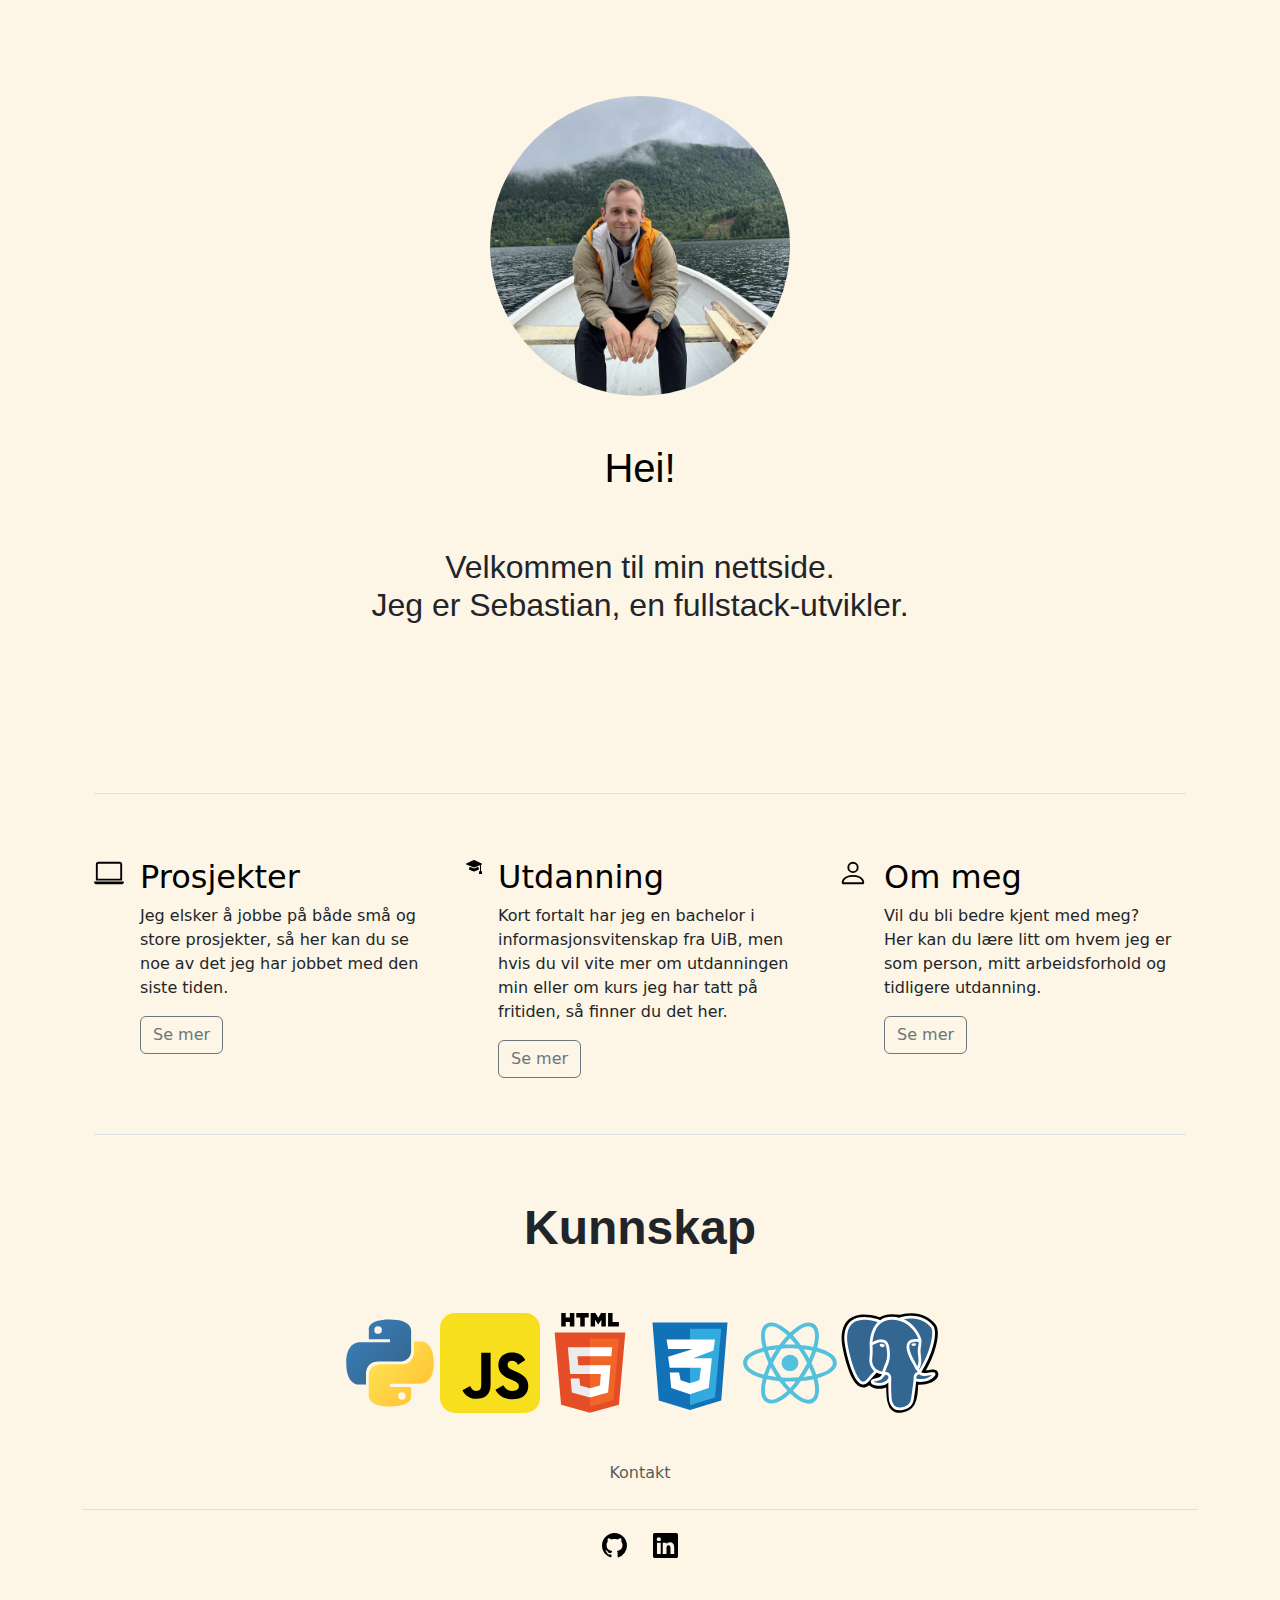
<file: index.html>
<!DOCTYPE html>
<html lang="en">
<head>
    <meta charset="UTF-8">
    <meta name="viewport" content="width=device-width, initial-scale=1.0">
    <title>Sebastian Haarvei</title>
    <link rel="stylesheet" href="./styles.css">
    <link rel="stylesheet" href="https://cdn.jsdelivr.net/npm/bootstrap@5.3.3/dist/js/bootstrap.bundle.min.js" integrity="sha384-YvpcrYf0tY3lHB60NNkmXc5s9fDVZLESaAA55NDzOxhy9GkcIdslK1eN7N6jIeHz" crossorigin="anonymous">
    <link rel="stylesheet" href="https://cdn.jsdelivr.net/npm/bootstrap@5.3.3/dist/css/bootstrap.min.css" rel="stylesheet" integrity="sha384-QWTKZyjpPEjISv5WaRU9OFeRpok6YctnYmDr5pNlyT2bRjXh0JMhjY6hW+ALEwIH" crossorigin="anonymous">
</head>
<body class="body-background">
    <section class="header">
        <div class="my-5">
            <div class="p-0 text-center bg-body-tertiary">
              <div class="py-5 header">
                <img class="profile-picture mx-auto" src="./Bilder/profilbildekvadrat.jpg" alt="bilde av meg" height="300" width="">
                <h1 class="text-body-emphasis py-5">Hei!</h1>
                <h2 class="col-lg-8 mx-auto">
                  Velkommen til min nettside. <br>
                  Jeg er Sebastian, en fullstack-utvikler.
                </h2>
                <p class="col-lg-8 mx-auto lead">
                </p>
              </div>
            </div>
          </div>

    </section>
    <section class="main">
        <div class="container px-4 py-5" id="hanging-icons">
            <p class="pb-2 border-bottom"></p>
            <div class="row g-4 py-5 row-cols-1 row-cols-lg-3">
              <div class="col d-flex align-items-start">
                <div class="icon-square text-body-emphasis bg-body-secondary d-inline-flex align-items-center justify-content-center fs-4 flex-shrink-0 me-3">
                    <svg class="svg-ikon" xmlns="http://www.w3.org/2000/svg" width="30" height="30" fill="currentColor" class="bi bi-laptop" viewBox="0 0 16 16">
                        <path d="M13.5 3a.5.5 0 0 1 .5.5V11H2V3.5a.5.5 0 0 1 .5-.5zm-11-1A1.5 1.5 0 0 0 1 3.5V12h14V3.5A1.5 1.5 0 0 0 13.5 2zM0 12.5h16a1.5 1.5 0 0 1-1.5 1.5h-13A1.5 1.5 0 0 1 0 12.5"/>
                      </svg>
                </div>
                <div>
                  <h3 class="fs-2 text-body-emphasis">Prosjekter</h3>
                  <p>Jeg elsker å jobbe på både små og store prosjekter, så her kan du se noe av det jeg har jobbet med den siste tiden.</p>
                  <a href="#" class="btn btn-outline-secondary">
                    Se mer
                  </a>
                </div>
              </div>
              <div class="col d-flex align-items-start">
                <div class="icon-square text-body-emphasis bg-body-secondary d-inline-flex align-items-center justify-content-center fs-4 flex-shrink-0 me-3">
                    <svg class="svg-ikon" xmlns="http://www.w3.org/2000/svg" width="16" height="16" fill="currentColor" class="bi bi-mortarboard-fill" viewBox="0 0 16 16">
                        <path d="M8.211 2.047a.5.5 0 0 0-.422 0l-7.5 3.5a.5.5 0 0 0 .025.917l7.5 3a.5.5 0 0 0 .372 0L14 7.14V13a1 1 0 0 0-1 1v2h3v-2a1 1 0 0 0-1-1V6.739l.686-.275a.5.5 0 0 0 .025-.917z"/>
                        <path d="M4.176 9.032a.5.5 0 0 0-.656.327l-.5 1.7a.5.5 0 0 0 .294.605l4.5 1.8a.5.5 0 0 0 .372 0l4.5-1.8a.5.5 0 0 0 .294-.605l-.5-1.7a.5.5 0 0 0-.656-.327L8 10.466z"/>
                      </svg>
                </div>
                <div>
                  <h3 class="fs-2 text-body-emphasis">Utdanning</h3>
                  <p>Kort fortalt har jeg en bachelor i informasjonsvitenskap fra UiB, men hvis du vil vite mer om utdanningen min eller om kurs jeg har tatt på fritiden, så finner du det her. </p>
                  <a href="#" class="btn btn-outline-secondary">
                    Se mer
                  </a>
                </div>
              </div>
              <div class="col d-flex align-items-start">
                <div class="icon-square text-body-emphasis bg-body-secondary d-inline-flex align-items-center justify-content-center fs-4 flex-shrink-0 me-3">
                    <svg class="svg-ikon" xmlns="http://www.w3.org/2000/svg" width="30" height="30" fill="currentColor" class="bi bi-person" viewBox="0 0 16 16">
                        <path d="M8 8a3 3 0 1 0 0-6 3 3 0 0 0 0 6m2-3a2 2 0 1 1-4 0 2 2 0 0 1 4 0m4 8c0 1-1 1-1 1H3s-1 0-1-1 1-4 6-4 6 3 6 4m-1-.004c-.001-.246-.154-.986-.832-1.664C11.516 10.68 10.289 10 8 10s-3.516.68-4.168 1.332c-.678.678-.83 1.418-.832 1.664z"/>
                      </svg>
                </div>
                <div>
                  <h3 class="fs-2 text-body-emphasis">Om meg</h3>
                  <p>Vil du bli bedre kjent med meg? <br> 
                    Her kan du lære litt om hvem jeg er som person, mitt arbeidsforhold og tidligere utdanning. 
                </p>
                  <a href="#" class="btn btn-outline-secondary">
                    Se mer
                  </a>
                </div>
              </div>
            </div>
            <p class="pb-2 border-bottom"></p>
          </div>
              <h1 class="display-5 fw-bold pb-5">Kunnskap</h1>
              <div class="container">
                <div class="row">
                    <div class="icons">
                        <img class="python" src="./Bilder/SVG/python-svgrepo-com.svg" alt="python-logo" height="100">
                        <img class="javascript" src="./Bilder/SVG/javascript-svgrepo-com.svg" alt="javascript-logo" height="100">
                        <img class="html" src="./Bilder/SVG/html-5-logo-svgrepo-com.svg" alt="html-logo" height="100">
                        <img class="css" src="./Bilder/SVG/css-3-svgrepo-com.svg" alt="css-logo" height="100">
                        <img class="react" src="./Bilder/SVG/react-svgrepo-com.svg" alt="react-logo" height="100">
                        <img class="postgresql" src="./Bilder/SVG/postgresql-svgrepo-com.svg" alt="postgresql-logo" height="100">

                    </div>
                </div>
              </div>
          </div>

    </section>
    <section class="footer">
        <div class="container">
            <footer class="py-3 my-4">
              <ul class="nav justify-content-center border-bottom pb-3 mb-3">
                <li class="nav-item"><a href="#" class="nav-link px-2 text-body-secondary">Kontakt</a></li>
              </ul>
              <div class="banner">
                <a href="https://github.com/sebbjo" role="button" class="btn btn-link">
                    <svg xmlns="http://www.w3.org/2000/svg" width="25" height="25" fill="currentColor" class="bi bi-github" viewBox="0 0 16 16">
                        <path d="M8 0C3.58 0 0 3.58 0 8c0 3.54 2.29 6.53 5.47 7.59.4.07.55-.17.55-.38 0-.19-.01-.82-.01-1.49-2.01.37-2.53-.49-2.69-.94-.09-.23-.48-.94-.82-1.13-.28-.15-.68-.52-.01-.53.63-.01 1.08.58 1.23.82.72 1.21 1.87.87 2.33.66.07-.52.28-.87.51-1.07-1.78-.2-3.64-.89-3.64-3.95 0-.87.31-1.59.82-2.15-.08-.2-.36-1.02.08-2.12 0 0 .67-.21 2.2.82.64-.18 1.32-.27 2-.27s1.36.09 2 .27c1.53-1.04 2.2-.82 2.2-.82.44 1.1.16 1.92.08 2.12.51.56.82 1.27.82 2.15 0 3.07-1.87 3.75-3.65 3.95.29.25.54.73.54 1.48 0 1.07-.01 1.93-.01 2.2 0 .21.15.46.55.38A8.01 8.01 0 0 0 16 8c0-4.42-3.58-8-8-8"/>
                      </svg>
                    </a>
                <a href="https://www.linkedin.com/in/sebastian-haarvei" role="button" class="btn btn-link">
                    <svg xmlns="http://www.w3.org/2000/svg" width="25" height="25" fill="currentColor" class="bi bi-linkedin" viewBox="0 0 16 16">
                        <path d="M0 1.146C0 .513.526 0 1.175 0h13.65C15.474 0 16 .513 16 1.146v13.708c0 .633-.526 1.146-1.175 1.146H1.175C.526 16 0 15.487 0 14.854zm4.943 12.248V6.169H2.542v7.225zm-1.2-8.212c.837 0 1.358-.554 1.358-1.248-.015-.709-.52-1.248-1.342-1.248S2.4 3.226 2.4 3.934c0 .694.521 1.248 1.327 1.248zm4.908 8.212V9.359c0-.216.016-.432.08-.586.173-.431.568-.878 1.232-.878.869 0 1.216.662 1.216 1.634v3.865h2.401V9.25c0-2.22-1.184-3.252-2.764-3.252-1.274 0-1.845.7-2.165 1.193v.025h-.016l.016-.025V6.169h-2.4c.03.678 0 7.225 0 7.225z"/>
                      </svg>
                    </a>
            </div>
            </footer>
          </div>

    </section>
</body>
</html>
</file>
<file: styles.css>
.body-background {
    background-color: oldlace;
}


h1 {
    justify-content: center;
    text-align: center;
    font-family: Arial, Helvetica, sans-serif;
}

h2 {
    justify-content: center;
    text-align: center;
    font-family: Arial, Helvetica, sans-serif;
}

.profile-picture {
    display: flex;
    border-radius: 50%;
    
}

.header {
    background-color: oldlace;
}

.svg-ikon {
    background-color: oldlace;
}

.btn-link {
    color: black !important;

}

.banner {
    display: flex;
    justify-content: center;
}

.icons {
    display: flex;
    justify-content: center;
    
    
}
</file>
